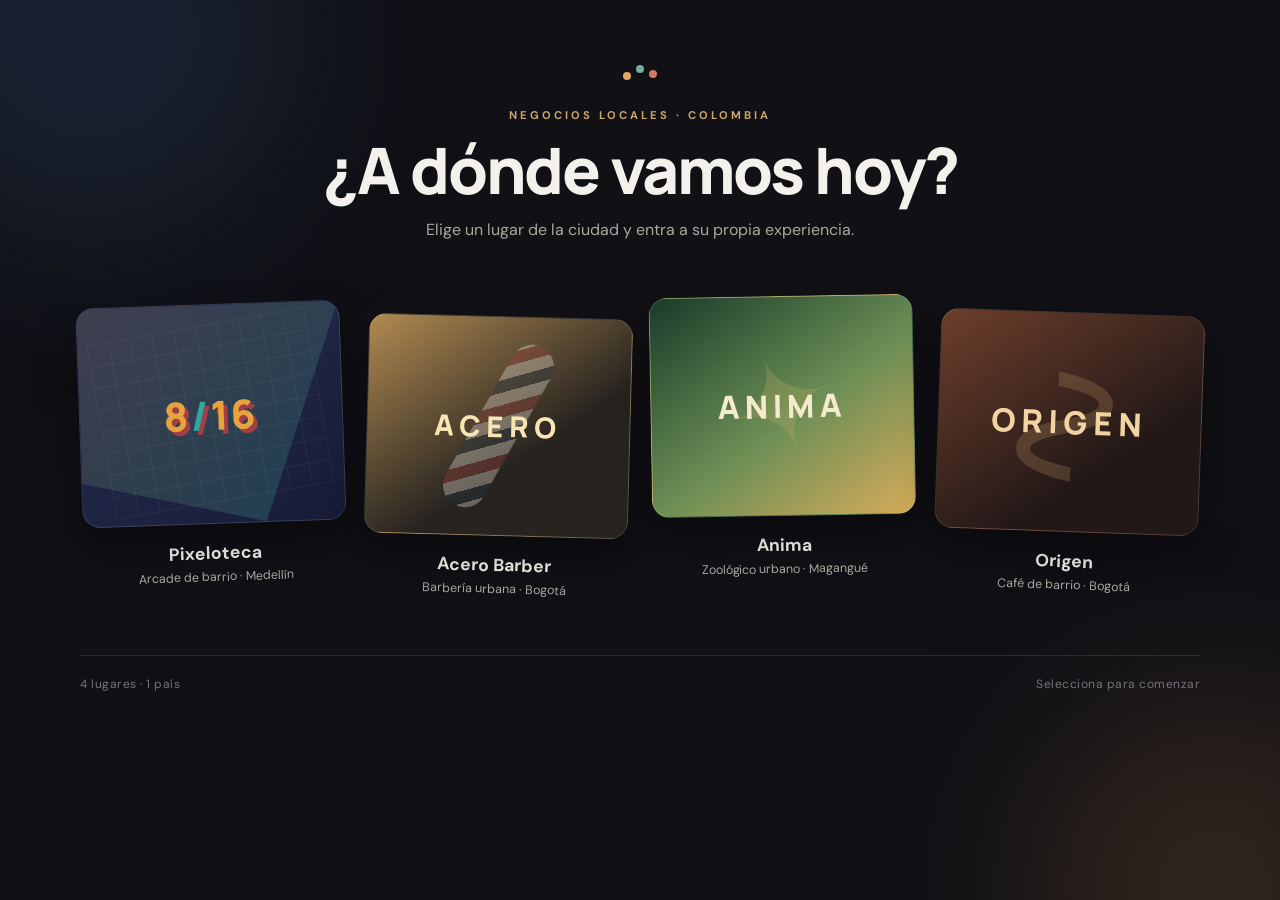
<file: index.html>
<!doctype html>
<html lang="es">
<head>
<meta charset="utf-8">
<meta name="viewport" content="width=device-width, initial-scale=1">
<meta name="description" content="Perfiles de negocios urbanos colombianos: videojuegos, barbería, zoológico y café de especialidad.">
<title>Parche — Negocios locales</title>
<link rel="preconnect" href="https://fonts.googleapis.com">
<link href="https://fonts.googleapis.com/css2?family=DM+Sans:wght@400;500;700&family=Manrope:wght@700;800&display=swap" rel="stylesheet">
<link rel="stylesheet" href="portal.css">
</head>
<body>
<div class="ambient ambient-one"></div><div class="ambient ambient-two"></div>
<main class="portal">
  <header class="portal-header">
    <div class="mark"><span></span><span></span><span></span></div>
    <p class="eyebrow">NEGOCIOS LOCALES · COLOMBIA</p>
    <h1>¿A dónde vamos hoy?</h1>
    <p class="intro">Elige un lugar de la ciudad y entra a su propia experiencia.</p>
  </header>
  <section class="profiles" aria-label="Perfiles disponibles">
    <a class="profile profile-pixel" href="Anima3.0/index.html">
      <span class="profile-art"><span class="pixel-grid"></span><strong>8<span>/</span>16</strong></span>
      <span class="profile-name">Pixeloteca</span><span class="profile-type">Arcade de barrio · Medellín</span>
    </a>
    <a class="profile profile-barber" href="acero-barber-co/acero-barber-co/index.html">
      <span class="profile-art"><span class="barber-pole"></span><strong>ACERO</strong></span>
      <span class="profile-name">Acero Barber</span><span class="profile-type">Barbería urbana · Bogotá</span>
    </a>
    <a class="profile profile-anima" href="Anima4.0/index.html">
      <span class="profile-art"><span class="leaf-mark">✦</span><strong>ANIMA</strong></span>
      <span class="profile-name">Anima</span><span class="profile-type">Zoológico urbano · Magangué</span>
    </a>
    <a class="profile profile-cafe" href="cafe-origen/index.html">
      <span class="profile-art"><span class="coffee-steam">∿</span><strong>ORIGEN</strong></span>
      <span class="profile-name">Origen</span><span class="profile-type">Café de barrio · Bogotá</span>
    </a>
  </section>
  <footer class="portal-footer"><span>4 lugares · 1 país</span><span>Selecciona para comenzar</span></footer>
</main>
</body>
</html>
</file>
<file: portal.css>
:root{--bg:#101015;--text:#f4f1ed;--muted:#aaa6a1;--line:#ffffff1c}
*{box-sizing:border-box}html,body{margin:0;min-height:100%;font-family:"DM Sans",sans-serif;background:var(--bg);color:var(--text)}body{overflow-x:hidden}
.ambient{position:fixed;border-radius:50%;filter:blur(90px);pointer-events:none;opacity:.42}.ambient-one{width:420px;height:420px;top:-180px;left:-120px;background:#283b5a}.ambient-two{width:370px;height:370px;right:-120px;bottom:-170px;background:#60452a}
.portal{position:relative;z-index:1;width:min(1120px,calc(100% - 48px));margin:auto;min-height:100vh;padding:72px 0 36px}
.portal-header{text-align:center}.mark{display:flex;gap:5px;justify-content:center;margin-bottom:28px}.mark span{width:8px;height:8px;border-radius:50%;background:#e0a85d}.mark span:nth-child(2){background:#75a8a0;transform:translateY(-7px)}.mark span:nth-child(3){background:#d17865;transform:translateY(-2px)}
.eyebrow{color:#cba76c;font-size:.7rem;font-weight:700;letter-spacing:3px;margin:0 0 14px}.portal h1{font:800 clamp(2.3rem,5vw,4.2rem)/1.05 "Manrope",sans-serif;letter-spacing:-2px;margin:0}.intro{color:var(--muted);margin:16px 0 0}
.profiles{display:grid;grid-template-columns:repeat(4,1fr);gap:22px;margin:64px 0 70px;perspective:1000px}.profile{color:inherit;text-decoration:none;display:block;text-align:center;transition:transform .35s}.profile:nth-child(1){transform:rotate(-2deg)}.profile:nth-child(2){transform:rotate(1.5deg) translateY(12px)}.profile:nth-child(3){transform:rotate(-1deg) translateY(-8px)}.profile:nth-child(4){transform:rotate(2deg) translateY(8px)}.profile:hover{transform:translateY(-12px) rotate(0)}.profile-art{height:220px;border-radius:18px;display:grid;place-items:center;position:relative;overflow:hidden;border:1px solid var(--line);box-shadow:0 18px 40px #0005;transition:border-color .3s,box-shadow .3s}.profile-art:after{content:"ENTRAR →";position:absolute;left:16px;bottom:14px;font-size:.62rem;letter-spacing:2px;color:#ffffffaa;opacity:0;transform:translateY(5px);transition:.25s}.profile:hover .profile-art:after{opacity:1;transform:none}.profile:hover .profile-art{border-color:#fff9;box-shadow:0 24px 55px #0009}.profile-art strong{font:800 2rem "Manrope",sans-serif;letter-spacing:2px;position:relative}.profile-name{display:block;font-weight:700;font-size:1.1rem;margin-top:18px}.profile-type{display:block;color:var(--muted);font-size:.78rem;margin-top:5px}
.profile-pixel .profile-art{background:linear-gradient(145deg,#263052,#171b36)}.profile-pixel .profile-art:before{content:"";position:absolute;inset:0;background:linear-gradient(135deg,#e8a33d22,#2fa6a044);clip-path:polygon(0 0,100% 0,70% 100%,0 80%)}.profile-pixel strong{color:#e8a33d;font-size:2.5rem;text-shadow:4px 4px #a23e48}.profile-pixel strong span{color:#2fa6a0}
.pixel-grid{position:absolute;inset:20px;background-image:linear-gradient(#ffffff0b 1px,transparent 1px),linear-gradient(90deg,#ffffff0b 1px,transparent 1px);background-size:22px 22px;transform:rotate(-8deg)}
.profile-barber .profile-art{background:linear-gradient(145deg,#b18a51,#272420 62%)}.profile-barber .profile-art strong{font-size:1.8rem;letter-spacing:6px;color:#f8e5b4}.barber-pole{position:absolute;width:44px;height:180px;border-radius:22px;background:repeating-linear-gradient(135deg,#f4efe5 0 12px,#a13e3e 12px 24px,#f4efe5 24px 36px,#25384b 36px 48px);transform:rotate(28deg);opacity:.32}
.profile-anima .profile-art{background:linear-gradient(145deg,#183c2a,#6d8f55 55%,#d7ac5b)}.profile-anima .profile-art strong{color:#f4ebcf;letter-spacing:5px}.leaf-mark{position:absolute;font-size:8rem;color:#d8b56a;opacity:.22;transform:rotate(-20deg)}
.profile-cafe .profile-art{background:linear-gradient(145deg,#6d3e2b,#221817 68%)}.profile-cafe .profile-art strong{color:#f1d4a1;letter-spacing:6px}.coffee-steam{position:absolute;font-size:11rem;line-height:1;color:#e1b57733;transform:rotate(90deg);top:26px}
.portal-footer{display:flex;justify-content:space-between;border-top:1px solid var(--line);padding-top:20px;color:#76727a;font-size:.75rem;letter-spacing:.5px}
@media(max-width:800px){.portal{padding-top:48px}.profiles{grid-template-columns:repeat(2,1fr);gap:28px 16px;margin:48px 0 56px}.profile:nth-child(n){transform:none}.profile-art{height:190px}}
@media(max-width:460px){.portal{width:min(100% - 32px)}.profiles{gap:26px 12px}.profile-art{height:150px;border-radius:14px}.profile-art strong{font-size:1.25rem!important;letter-spacing:2px!important}.profile-name{font-size:.95rem;margin-top:12px}.profile-type{font-size:.68rem}.portal-footer{flex-direction:column;gap:8px;text-align:center}.barber-pole{height:130px;width:32px}.leaf-mark{font-size:6rem}}
@media(prefers-reduced-motion:reduce){*,*:before,*:after{transition:none!important}}
</file>
